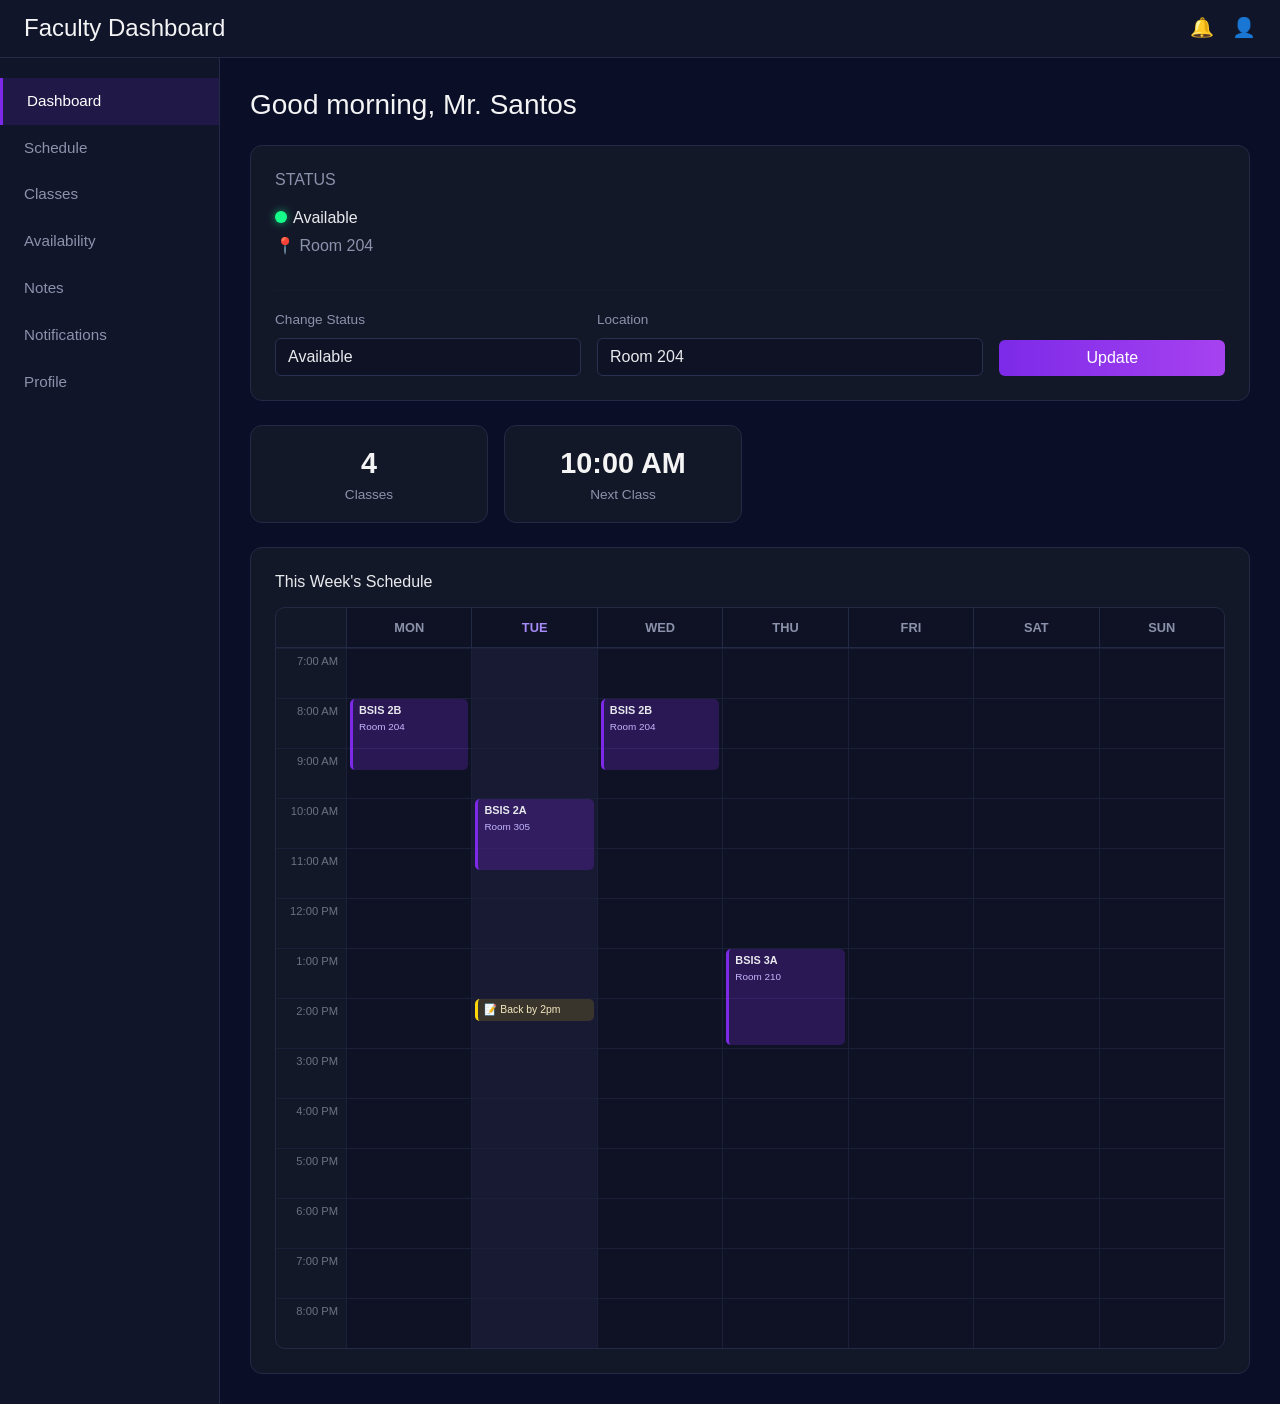
<file: testb.html>
<!DOCTYPE html>
<html lang="en">
<head>
<meta charset="UTF-8">
<meta name="viewport" content="width=device-width, initial-scale=1.0">
<title>Faculty Dashboard</title>
<link rel="stylesheet" href="../assets/bootstrap/css/bootstrap.min.css">
<style>
    body {
        background: #0a0e27;
        color: #e8eaed;
        font-family: Arial, sans-serif;
        margin: 0;
    }

    /* Top bar */
    .topbar {
        background: #10152a;
        border-bottom: 1px solid #232a45;
        padding: 14px 24px;
        display: flex;
        justify-content: space-between;
        align-items: center;
    }
    .topbar h4 { margin: 0; color: #f4f4f5; }
    .topbar-icons { display: flex; gap: 18px; font-size: 1.2rem; color: #8b92ab; }

    /* Layout */
    .layout { display: flex; min-height: calc(100vh - 60px); }

    /* Sidebar */
    .sidebar {
        width: 220px;
        background: #10152a;
        border-right: 1px solid #232a45;
        padding: 20px 0;
        flex-shrink: 0;
    }
    .sidebar a {
        display: block;
        padding: 12px 24px;
        color: #8b92ab;
        text-decoration: none;
        font-size: 0.95rem;
    }
    .sidebar a.active {
        color: #fff;
        background: rgba(124, 42, 232, 0.15);
        border-left: 3px solid #7c2ae8;
    }
    .sidebar a:hover { color: #fff; background: rgba(124, 42, 232, 0.08); }

    /* Main content */
    .main { flex: 1; padding: 30px; min-width: 0; }
    .greeting { color: #f4f4f5; margin-bottom: 24px; }

    .card {
        background: #131829;
        border: 1px solid #232a45;
        border-radius: 12px;
        color: #e8eaed;
    }

    .status-icon-dot {
        width: 12px;
        height: 12px;
        border-radius: 50%;
        display: inline-block;
        background: #16ff8b;
        box-shadow: 0 0 8px rgba(22, 255, 139, 0.6);
        margin-right: 6px;
    }

    .stat-number { font-size: 1.8rem; font-weight: 700; color: #f4f4f5; }
    .stat-label { color: #8b92ab; font-size: 0.85rem; }

    /* Form controls on dark theme */
    .form-select, .form-control {
        background: #0e1224;
        border: 1px solid #2a3150;
        color: #e8eaed;
    }
    .form-select:focus, .form-control:focus {
        background: #0e1224;
        color: #fff;
        border-color: #7c2ae8;
        box-shadow: 0 0 0 0.2rem rgba(124, 42, 232, 0.25);
    }
    .form-label { color: #8b92ab; font-size: 0.85rem; }

    .btn-primary {
        background: linear-gradient(90deg, #7c2ae8, #a742f0);
        border: none;
    }
    .btn-primary:hover {
        background: linear-gradient(90deg, #6a1fd0, #9333e0);
    }

    /* ===== TIME-GRID CALENDAR ===== */
    .schedule-scroll {
        overflow-x: auto;
    }
    .time-grid {
        display: grid;
        grid-template-columns: 70px repeat(7, minmax(110px, 1fr));
        min-width: 850px;
        border: 1px solid #232a45;
        border-radius: 10px;
        overflow: hidden;
    }

    .grid-header {
        background: #0e1224;
        padding: 10px 6px;
        text-align: center;
        font-size: 0.8rem;
        font-weight: 600;
        color: #8b92ab;
        text-transform: uppercase;
        border-bottom: 1px solid #232a45;
        border-left: 1px solid #232a45;
    }
    .grid-header.corner { border-left: none; background: transparent; }
    .grid-header.today-col { color: #a78bfa; }

    .time-label {
        padding: 4px 8px;
        font-size: 0.7rem;
        color: #6b7280;
        text-align: right;
        border-top: 1px solid #1a2038;
        display: flex;
        align-items: flex-start;
        justify-content: flex-end;
        height: 50px;
        box-sizing: border-box;
    }

    .grid-cell {
        border-top: 1px solid #1a2038;
        border-left: 1px solid #1a2038;
        height: 50px;
        position: relative;
        background: #0e1224;
    }
    .grid-cell.today-col { background: rgba(124, 42, 232, 0.05); }

    .class-block {
        position: absolute;
        left: 3px;
        right: 3px;
        background: rgba(124, 42, 232, 0.25);
        border-left: 3px solid #7c2ae8;
        border-radius: 5px;
        padding: 3px 6px;
        font-size: 0.68rem;
        color: #e8eaed;
        overflow: hidden;
        z-index: 2;
    }
    .class-block .section { font-weight: 600; display: block; }
    .class-block .room { color: #c4b5fd; font-size: 0.62rem; }

    .note-block {
        position: absolute;
        left: 3px;
        right: 3px;
        background: rgba(255, 214, 10, 0.15);
        border-left: 3px solid #ffd60a;
        border-radius: 5px;
        padding: 3px 6px;
        font-size: 0.65rem;
        color: #f4e9c1;
        z-index: 2;
    }

    .add-note-cell {
        cursor: pointer;
    }
    .add-note-cell:hover {
        background: rgba(124, 42, 232, 0.1);
    }
    .add-note-cell:hover::after {
        content: "+ note";
        position: absolute;
        top: 4px;
        left: 4px;
        font-size: 0.6rem;
        color: #8b92ab;
    }

    /* Modal dark theme */
    .modal-content {
        background: #131829;
        color: #e8eaed;
        border: 1px solid #232a45;
    }
    .modal-header, .modal-footer { border-color: #232a45; }
    .btn-close { filter: invert(1); }
</style>
</head>
<body>

<!-- Top bar -->
<div class="topbar">
    <h4>Faculty Dashboard</h4>
    <div class="topbar-icons">
        <span>🔔</span>
        <span>👤</span>
    </div>
</div>

<div class="layout">

    <!-- Sidebar -->
    <div class="sidebar">
        <a href="#" class="active">Dashboard</a>
        <a href="#">Schedule</a>
        <a href="#">Classes</a>
        <a href="#">Availability</a>
        <a href="#">Notes</a>
        <a href="#">Notifications</a>
        <a href="#">Profile</a>
    </div>

    <!-- Main content -->
    <div class="main">

        <h3 class="greeting">Good morning, Mr. Santos</h3>

        <!-- Status card -->
        <div class="card p-4 mb-4">
            <h6 class="mb-3" style="color:#8b92ab;">STATUS</h6>

            <p class="mb-1"><span class="status-icon-dot"></span>Available</p>
            <p class="mb-3" style="color:#8b92ab;">📍 Room 204</p>

            <hr style="border-color:#232a45;">

            <form method="POST">
                <div class="row g-3 align-items-end">
                    <div class="col-md-4">
                        <label class="form-label">Change Status</label>
                        <select name="status" class="form-select">
                            <option value="available" selected>Available</option>
                            <option value="in_class">In Class</option>
                            <option value="busy">Busy</option>
                            <option value="in_meeting">In Meeting</option>
                            <option value="consultation_hours">Consultation Hours</option>
                            <option value="out_of_campus">Out of Campus</option>
                        </select>
                    </div>
                    <div class="col-md-5">
                        <label class="form-label">Location</label>
                        <input type="text" name="location" class="form-control" value="Room 204" placeholder="e.g. Room 204">
                    </div>
                    <div class="col-md-3">
                        <button type="submit" name="update_status" value="1" class="btn btn-primary w-100">
                            Update
                        </button>
                    </div>
                </div>
            </form>
        </div>

        <!-- Stat cards -->
        <div class="row g-3 mb-4">
            <div class="col-6 col-md-3">
                <div class="card p-3 text-center">
                    <div class="stat-number">4</div>
                    <div class="stat-label">Classes</div>
                </div>
            </div>
            <div class="col-6 col-md-3">
                <div class="card p-3 text-center">
                    <div class="stat-number">10:00 AM</div>
                    <div class="stat-label">Next Class</div>
                </div>
            </div>
        </div>

        <!-- Time-grid weekly schedule -->
        <div class="card p-4">
            <h6 class="mb-3">This Week's Schedule</h6>

            <div class="schedule-scroll">
                <div class="time-grid" id="scheduleGrid">
                    <!-- Header row -->
                    <div class="grid-header corner"></div>
                    <div class="grid-header">Mon</div>
                    <div class="grid-header today-col">Tue</div>
                    <div class="grid-header">Wed</div>
                    <div class="grid-header">Thu</div>
                    <div class="grid-header">Fri</div>
                    <div class="grid-header">Sat</div>
                    <div class="grid-header">Sun</div>

                    <!-- Rows generated by JS below (7 AM - 9 PM) -->
                </div>
            </div>
        </div>

    </div>
</div>

<!-- Leave Note Modal -->
<div class="modal fade" id="noteModal" tabindex="-1" aria-hidden="true">
    <div class="modal-dialog">
        <div class="modal-content">
            <div class="modal-header">
                <h5 class="modal-title">Leave a Note</h5>
                <button type="button" class="btn-close" data-bs-dismiss="modal" aria-label="Close"></button>
            </div>
            <form method="POST">
                <div class="modal-body">
                    <input type="hidden" name="note_day" id="noteDayInput">
                    <input type="hidden" name="note_time" id="noteTimeInput">
                    <label class="form-label">Note for <span id="noteDayText">this day</span> at <span id="noteTimeText">this time</span></label>
                    <textarea name="note_text" class="form-control mt-2" rows="3" placeholder="e.g. Out for a seminar, back by 3pm"></textarea>
                </div>
                <div class="modal-footer">
                    <button type="button" class="btn btn-outline-light btn-sm" data-bs-dismiss="modal">Cancel</button>
                    <button type="submit" name="save_note" value="1" class="btn btn-primary btn-sm">Save Note</button>
                </div>
            </form>
        </div>
    </div>
</div>

<script src="../assets/bootstrap/js/bootstrap.bundle.min.js"></script>
<script>
    // Sample class data — day index (0=Mon..6=Sun), start hour (24h), duration in hours
    const sampleClasses = [
        { day: 0, hour: 8,  duration: 1.5, section: 'BSIS 2B', room: 'Room 204' },
        { day: 1, hour: 10, duration: 1.5, section: 'BSIS 2A', room: 'Room 305' },
        { day: 2, hour: 8,  duration: 1.5, section: 'BSIS 2B', room: 'Room 204' },
        { day: 3, hour: 13, duration: 2,   section: 'BSIS 3A', room: 'Room 210' },
    ];
    const sampleNotes = [
        { day: 1, hour: 14, text: 'Back by 2pm' }
    ];

    const startHour = 7;   // 7 AM
    const endHour = 21;    // 9 PM
    const grid = document.getElementById('scheduleGrid');

    for (let h = startHour; h < endHour; h++) {
        // Time label column
        const label = document.createElement('div');
        label.className = 'time-label';
        const displayHour = h % 12 === 0 ? 12 : h % 12;
        const ampm = h < 12 ? 'AM' : 'PM';
        label.textContent = `${displayHour}:00 ${ampm}`;
        grid.appendChild(label);

        // 7 day cells for this hour row
        for (let d = 0; d < 7; d++) {
            const cell = document.createElement('div');
            cell.className = 'grid-cell add-note-cell' + (d === 1 ? ' today-col' : '');
            cell.dataset.day = d;
            cell.dataset.hour = h;

            const cls = sampleClasses.find(c => c.day === d && c.hour === h);
            if (cls) {
                const block = document.createElement('div');
                block.className = 'class-block';
                block.style.height = (cls.duration * 50 - 4) + 'px';
                block.innerHTML = `<span class="section">${cls.section}</span><span class="room">${cls.room}</span>`;
                cell.appendChild(block);
            }

            const note = sampleNotes.find(n => n.day === d && n.hour === h);
            if (note) {
                const block = document.createElement('div');
                block.className = 'note-block';
                block.textContent = '📝 ' + note.text;
                cell.appendChild(block);
            }

            cell.addEventListener('click', () => {
                const dayNames = ['Monday','Tuesday','Wednesday','Thursday','Friday','Saturday','Sunday'];
                const dh = h % 12 === 0 ? 12 : h % 12;
                const ap = h < 12 ? 'AM' : 'PM';
                document.getElementById('noteDayInput').value = dayNames[d];
                document.getElementById('noteTimeInput').value = `${dh}:00 ${ap}`;
                document.getElementById('noteDayText').textContent = dayNames[d];
                document.getElementById('noteTimeText').textContent = `${dh}:00 ${ap}`;
                new bootstrap.Modal(document.getElementById('noteModal')).show();
            });

            grid.appendChild(cell);
        }
    }
</script>

</body>
</html>
</file>
